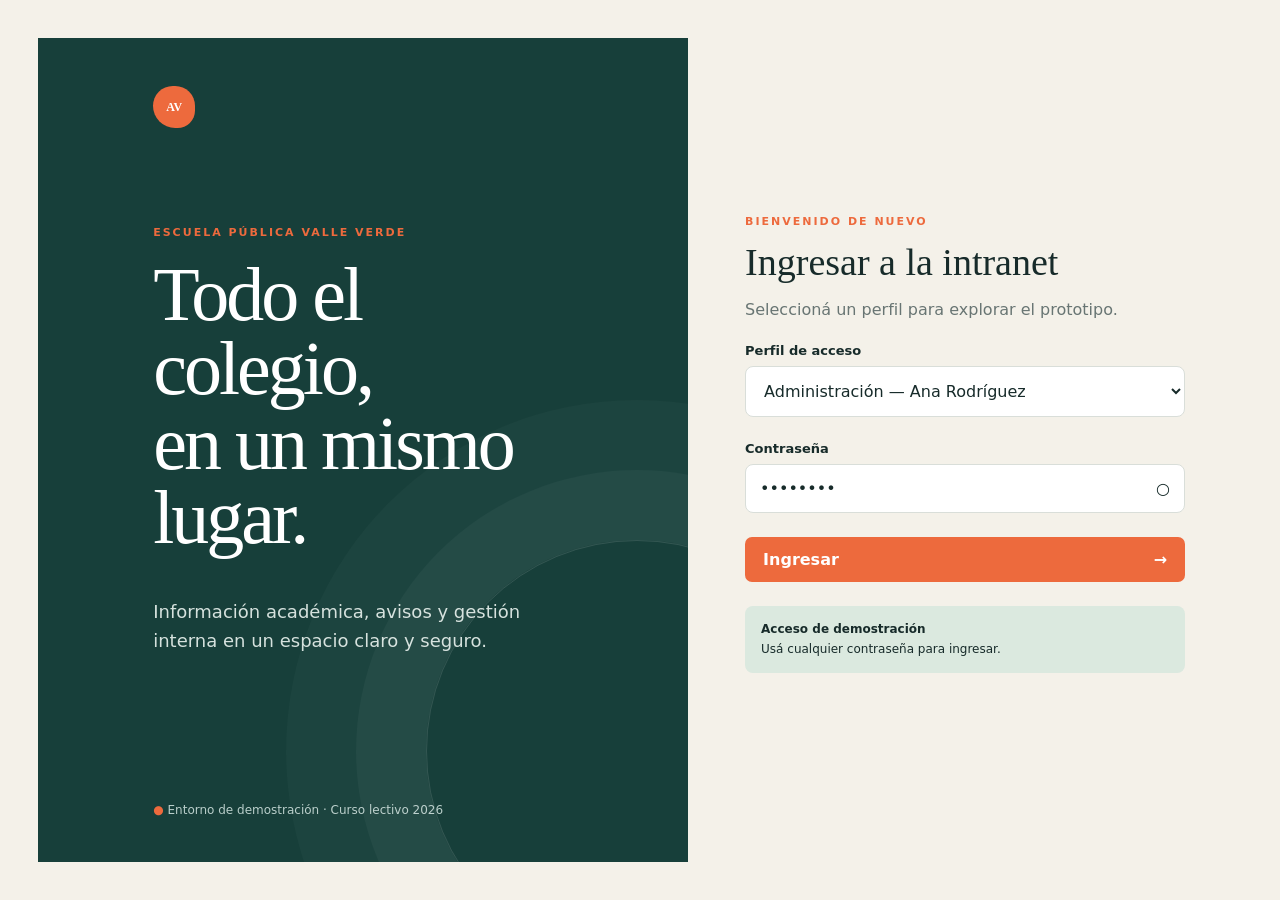
<file: index.html>
<!doctype html>
<html lang="es">
<head>
  <meta charset="utf-8">
  <meta name="viewport" content="width=device-width, initial-scale=1">
  <meta name="description" content="Acceso a la intranet de la Escuela Pública Valle Verde">
  <title>Ingresar | Aula Clara</title>
  <link rel="stylesheet" href="css/styles.css">
</head>
<body data-page="login">
  <a class="skip-link" href="#contenido">Saltar al contenido</a>

  <main id="contenido" class="login-shell" tabindex="-1">
    <section class="login-brand" aria-labelledby="login-title">
      <span class="brand-mark" aria-hidden="true">AV</span>
      <p class="eyebrow">Escuela Pública Valle Verde</p>
      <h1 id="login-title">Todo el colegio,<br>en un mismo lugar.</h1>
      <p>Información académica, avisos y gestión interna en un espacio claro y seguro.</p>
      <div class="school-note"><span>●</span> Entorno de demostración · Curso lectivo 2026</div>
    </section>
    <section class="login-card" aria-labelledby="form-title">
      <div class="mobile-logo"><span class="brand-mark">AV</span> Aula Clara</div>
      <p class="eyebrow">Bienvenido de nuevo</p>
      <h2 id="form-title">Ingresar a la intranet</h2>
      <p class="muted">Seleccioná un perfil para explorar el prototipo.</p>
      <form id="login-form">
        <label for="role-select">Perfil de acceso</label>
        <select id="role-select" name="role">
          <option value="admin">Administración — Ana Rodríguez</option>
          <option value="teacher">Docente — Luis Vargas</option>
          <option value="family">Estudiante / familia — Sofía Mora</option>
        </select>
        <label for="password">Contraseña</label>
        <div class="password-wrap">
          <input id="password" type="password" value="demo2026" autocomplete="current-password" required>
          <button type="button" id="toggle-password" class="icon-button" aria-label="Mostrar contraseña">○</button>
        </div>
        <button class="primary wide" type="submit">Ingresar <span aria-hidden="true">→</span></button>
      </form>
      <p class="demo-hint"><strong>Acceso de demostración</strong><br>Usá cualquier contraseña para ingresar.</p>
    </section>
  </main>

  <script src="js/app.js"></script>
</body>
</html>
</file>
<file: css/styles.css>
:root{--ink:#172b2a;--green:#173f3a;--mint:#dbe9df;--cream:#f4f1e9;--paper:#fff;--orange:#ed6a3d;--line:#d9ded9;--muted:#687573;--shadow:0 14px 40px rgba(23,43,42,.09);font-family:Inter,ui-sans-serif,system-ui,-apple-system,BlinkMacSystemFont,"Segoe UI",sans-serif;color:var(--ink);background:var(--cream);font-synthesis:none}*{box-sizing:border-box}body{margin:0;min-height:100vh}button,input,select,textarea{font:inherit}button{cursor:pointer}.skip-link{position:fixed;top:-60px;left:20px;z-index:99;background:#fff;color:#000;padding:12px}.skip-link:focus{top:10px}.login-shell{min-height:100vh;display:grid;grid-template-columns:1.08fr .92fr}.login-brand{background:var(--green);color:#fff;padding:9vh 9vw;display:flex;flex-direction:column;justify-content:center;position:relative;overflow:hidden}.login-brand:after{content:"";position:absolute;width:420px;height:420px;border:1px solid rgba(255,255,255,.12);border-radius:50%;right:-160px;bottom:-100px;box-shadow:0 0 0 70px rgba(255,255,255,.035),0 0 0 140px rgba(255,255,255,.025)}.brand-mark{display:grid;place-items:center;width:42px;height:42px;border-radius:50% 50% 44% 56%;background:var(--orange);color:#fff;font:bold 12px Georgia}.login-brand>.brand-mark{position:absolute;top:48px;left:9vw}.login-brand h1{font:500 clamp(42px,6vw,76px)/.98 Georgia,serif;letter-spacing:-3px;margin:18px 0 24px;max-width:650px}.login-brand>p:not(.eyebrow){font-size:18px;line-height:1.65;max-width:530px;color:#d5e1dd}.eyebrow{text-transform:uppercase;letter-spacing:2px;font-size:11px;font-weight:800;margin:0;color:var(--orange)}.school-note{position:absolute;bottom:45px;font-size:12px;color:#b9ceca}.school-note span{color:var(--orange)}.login-card{align-self:center;width:min(440px,80%);margin:auto}.login-card h2{font:500 38px Georgia,serif;margin:12px 0 8px}.muted,.page-title p{color:var(--muted)}label{display:block;font-size:13px;font-weight:700;margin:24px 0 8px}input,select,textarea{width:100%;border:1px solid var(--line);background:#fff;padding:14px;border-radius:8px;color:var(--ink)}input:focus,select:focus,textarea:focus,button:focus-visible{outline:3px solid #f5aa8d;outline-offset:2px}.password-wrap{position:relative}.password-wrap .icon-button{position:absolute;right:5px;top:5px}.icon-button{border:0;background:transparent;padding:10px;color:var(--ink)}.primary,.secondary{border:0;border-radius:7px;padding:13px 18px;font-weight:750}.primary{background:var(--orange);color:#fff}.primary:hover{background:#d9562d}.secondary{border:1px solid var(--line);background:#fff}.wide{width:100%;margin-top:24px;display:flex;justify-content:space-between}.demo-hint{font-size:12px;line-height:1.6;background:var(--mint);padding:14px 16px;border-radius:8px;margin-top:24px}.mobile-logo{display:none}.app-shell{min-height:100vh}.sidebar{position:fixed;inset:0 auto 0 0;width:245px;background:var(--green);color:#fff;padding:28px 18px;display:flex;flex-direction:column;z-index:10}.logo{display:flex;align-items:center;gap:12px;padding:0 10px 34px}.logo div{display:grid}.logo small{font-size:10px;color:#a9c1bd;text-transform:uppercase;letter-spacing:1px}.sidebar nav{display:grid;gap:6px}.nav-item{display:flex;align-items:center;gap:13px;border:0;background:transparent;color:#c5d4d1;padding:13px 14px;border-radius:7px;text-align:left}.nav-item span{font-size:18px;width:20px}.nav-item:hover,.nav-item.active{background:#2d5751;color:#fff}.nav-item .badge{margin-left:auto;background:var(--orange);font-size:10px;padding:3px 6px;border-radius:10px}.sidebar-foot{margin-top:auto;border-top:1px solid #315a54;padding:20px 10px;display:grid;gap:6px;color:#afc3c0;font-size:11px}.sidebar-foot strong{color:#fff}.workspace{margin-left:245px}.topbar{height:76px;background:#fff;border-bottom:1px solid var(--line);display:flex;align-items:center;padding:0 38px;justify-content:space-between;position:sticky;top:0;z-index:5}.crumb{font-size:13px;color:#8b9694}.crumb strong{color:var(--ink)}.top-actions,.user-chip{display:flex;align-items:center}.top-actions{gap:18px}.notification,.logout,.menu-button{border:0;background:transparent;font-size:20px;position:relative}.notification b{position:absolute;background:var(--orange);color:#fff;font-size:9px;border-radius:50%;padding:2px 5px;top:-3px;right:-5px}.user-chip{gap:9px;border-left:1px solid var(--line);padding-left:18px}.user-chip>span{width:36px;height:36px;border-radius:50%;display:grid;place-items:center;background:var(--mint);font-weight:800;font-size:12px}.user-chip div{display:grid;font-size:12px}.user-chip small{color:var(--muted)}.menu-button{display:none}main{padding:38px;max-width:1500px;margin:auto}.page{display:none}.page.active{display:block}.panel{background:var(--paper);border:1px solid #e2e4df;border-radius:12px;padding:24px;box-shadow:0 3px 14px rgba(23,43,42,.025)}.panel.dark{background:var(--green);color:#fff;border:0}.welcome{display:flex;justify-content:space-between;align-items:center;min-height:190px;padding:38px 42px;position:relative;overflow:hidden}.welcome:after{content:"";position:absolute;width:220px;height:220px;border:1px solid rgba(255,255,255,.08);border-radius:50%;right:55px}.welcome h1{font:500 40px Georgia,serif;margin:10px 0}.welcome p:last-child{color:#c9d8d5}.school-seal{position:relative;z-index:1;border:1px solid #6d8b86;width:110px;height:110px;border-radius:50%;display:grid;place-items:center;font-size:26px;text-align:center}.school-seal small{font-size:9px;position:absolute;bottom:18px;text-transform:uppercase;letter-spacing:1px}.stats{display:grid;grid-template-columns:repeat(4,1fr);gap:16px;margin:18px 0}.stat{background:#fff;border:1px solid #e2e4df;border-radius:10px;padding:20px}.stat span{font-size:11px;color:var(--muted);text-transform:uppercase;letter-spacing:1px}.stat strong{display:block;font:500 30px Georgia,serif;margin-top:8px}.stat small{color:#3f8176}.dashboard-grid{display:grid;grid-template-columns:1.2fr .8fr;gap:18px}.section-head,.page-title,.filters{display:flex;justify-content:space-between;align-items:center;gap:20px}.section-head h2{font:500 25px Georgia,serif;margin:7px 0}.text-button{border:0;background:transparent;color:var(--orange);font-weight:700;font-size:12px}.activity,.post-mini{display:flex;gap:16px;padding:16px 0;border-top:1px solid #edf0ec}.date-box{width:49px;flex:none;text-align:center;background:var(--mint);padding:8px;border-radius:7px;color:var(--green)}.date-box strong{display:block;font-size:18px}.date-box small{font-size:9px}.activity div:last-child,.post-mini div:last-child{display:grid;gap:5px}.activity small,.post-mini small{color:var(--muted)}.post-dot{width:9px;height:9px;background:var(--orange);border-radius:50%;margin-top:7px}.page-title{margin-bottom:26px}.page-title h1{font:500 38px Georgia,serif;margin:6px 0}.table-panel{padding:0;overflow:hidden}.filters{padding:18px 22px;border-bottom:1px solid var(--line)}.search{margin:0;position:relative;max-width:380px;flex:1}.search span{position:absolute;left:14px;top:13px}.search input{padding-left:38px}.filters select{width:210px}.table-wrap{overflow:auto}table{width:100%;border-collapse:collapse;text-align:left;min-width:650px}th{font-size:10px;text-transform:uppercase;letter-spacing:1px;color:var(--muted);background:#f7f8f5;padding:13px 22px}td{border-top:1px solid #edf0ec;padding:16px 22px;font-size:13px}.person{display:flex;align-items:center;gap:11px}.person-avatar{width:34px;height:34px;border-radius:50%;background:var(--mint);display:grid;place-items:center;font-weight:800;font-size:11px}.person div{display:grid}.person small{color:var(--muted)}.status{display:inline-block;padding:5px 9px;border-radius:12px;font-size:10px;font-weight:800}.success{background:#e3f2e8;color:#287044}.inactive{background:#eee;color:#777}.table-action{background:transparent;border:0;color:var(--orange);font-weight:700}.grade-input{width:62px;padding:8px;text-align:center}.subject-tabs{display:flex;gap:8px;margin-bottom:16px;overflow:auto}.subject-tabs button{border:1px solid var(--line);padding:10px 15px;border-radius:20px;background:#fff;white-space:nowrap}.subject-tabs button.active{background:var(--green);color:#fff}.posts-grid{display:grid;grid-template-columns:repeat(3,1fr);gap:18px}.post-card{background:#fff;border:1px solid var(--line);padding:24px;border-radius:10px;display:flex;flex-direction:column;min-height:225px}.post-card.important{border-top:4px solid var(--orange)}.post-card h2{font:500 23px Georgia,serif}.post-card p{color:var(--muted);line-height:1.55}.post-card footer{margin-top:auto;font-size:11px;color:var(--muted);display:flex;justify-content:space-between}dialog{border:0;border-radius:12px;padding:0;width:min(510px,calc(100% - 30px));box-shadow:var(--shadow)}dialog::backdrop{background:rgba(9,26,24,.65)}#modal-form{padding:26px}.modal-head,.modal-actions{display:flex;justify-content:space-between;align-items:center}.modal-head h2{font:500 28px Georgia,serif;margin:7px 0}.modal-actions{justify-content:flex-end;gap:10px;margin-top:25px}textarea{min-height:110px;resize:vertical}#toast{position:fixed;right:24px;bottom:24px;background:var(--green);color:#fff;padding:14px 20px;border-radius:8px;box-shadow:var(--shadow);transform:translateY(100px);opacity:0;transition:.25s;z-index:99}#toast.show{transform:none;opacity:1}
@media(max-width:980px){.stats{grid-template-columns:repeat(2,1fr)}.dashboard-grid{grid-template-columns:1fr}.posts-grid{grid-template-columns:repeat(2,1fr)}}
@media(max-width:760px){.login-shell{display:block;background:#fff}.login-brand{min-height:270px;padding:70px 28px 45px}.login-brand>.brand-mark,.school-note{display:none}.login-brand h1{font-size:42px}.login-card{width:auto;padding:35px 28px}.mobile-logo{display:none}.sidebar{transform:translateX(-100%);transition:.2s}.sidebar.open{transform:none}.workspace{margin:0}.topbar{padding:0 18px}.menu-button{display:block}.crumb{display:none}.user-chip div,.notification{display:none}main{padding:22px 16px}.welcome{padding:28px;min-height:210px}.welcome h1{font-size:32px}.school-seal{display:none}.page-title{align-items:flex-start;flex-direction:column}.posts-grid{grid-template-columns:1fr}.filters{align-items:stretch;flex-direction:column}.filters select{width:100%}}
@media(max-width:470px){.stats{grid-template-columns:1fr 1fr;gap:9px}.stat{padding:15px}.stat strong{font-size:24px}.login-brand>p:not(.eyebrow){font-size:15px}.login-brand h1{font-size:36px}.section-head{align-items:flex-start}.section-head .text-button{display:none}}
@media(prefers-reduced-motion:reduce){*{scroll-behavior:auto!important;transition:none!important}}
.nav-item,.text-button{text-decoration:none}
.status.pending{background:#fff0d8;color:#8a5412}
.nav-item{text-decoration:none;width:100%}.nav-item:focus-visible{outline:3px solid #f5aa8d;outline-offset:2px}.inline-control{width:auto}

/* ========================================
   BARRA DE FILTROS - COMUNICADOS
======================================== */

.filters-bar {
  display: flex;
  align-items: center;

  gap: 10px;

  width: 100%;

  margin-bottom: 20px;
}


.filters-bar input,
.filters-bar select {
  height: 42px;

  margin: 0;

  padding: 0 12px;

  box-sizing: border-box;

  font-family: inherit;
  font-size: 14px;

  line-height: normal;
}


.filters-bar #search-posts {
  flex: 1;

  min-width: 220px;
}


.filters-bar #filter-date {
  width: 165px;
  min-width: 165px;
}


.filters-bar #filter-important {
  width: 165px;
  min-width: 165px;

  padding-left: 12px;
  padding-right: 32px;
}


.filters-bar #filter-order {
  width: 185px;
  min-width: 185px;

  padding-left: 12px;
  padding-right: 32px;
}


.filters-bar #clear-filters,
.filters-bar #undo-delete {
  height: 42px;

  margin: 0;

  padding: 0 18px;

  white-space: nowrap;
}


.filters-bar select {
  min-height: 42px;
  height: 42px;

  padding-top: 0;
  padding-bottom: 0;

  line-height: normal;

  cursor: pointer;
}

/* ========================================
   BOTONES EDITAR / ELIMINAR
======================================== */

.post-actions {
  display: flex;

  gap: 8px;

  margin-top: 16px;

  padding-top: 12px;
}


.post-actions button {
  min-height: 36px;

  padding: 0 14px;

  font-size: 13px;
}


/* ========================================
   SIN RESULTADOS
======================================== */

.empty-state {
  grid-column: 1 / -1;

  width: 100%;

  padding: 30px;

  text-align: center;
}


.empty-state p {
  margin-bottom: 0;
}


/* ========================================
   MODAL CONFIRMACIÓN
======================================== */

.confirm-modal {
  width: min(430px, calc(100% - 32px));

  padding: 0;

  border: 1px solid rgba(0, 0, 0, 0.12);

  border-radius: 16px;

  background:
    var(--surface, #ffffff);

  color: inherit;

  box-shadow:
    0 25px 70px rgba(0, 0, 0, 0.30);

  overflow: hidden;
}


/* OSCURECE EL RESTO DE LA PÁGINA */

.confirm-modal::backdrop {
  background:
    rgba(0, 0, 0, 0.48);

  backdrop-filter:
    blur(2px);
}


/* PARTE SUPERIOR */

.confirm-content {
  display: flex;
  align-items: flex-start;

  gap: 16px;

  padding: 28px;
}


/* ICONO */

.confirm-icon {
  display: flex;
  align-items: center;
  justify-content: center;

  flex-shrink: 0;

  width: 46px;
  height: 46px;

  border: 2px solid currentColor;

  border-radius: 50%;

  font-size: 22px;
  font-weight: 700;

  opacity: 0.75;
}


/* TEXTO */

.confirm-text {
  flex: 1;
}


.confirm-text .eyebrow {
  margin-bottom: 6px;
}


.confirm-text h2 {
  margin: 0 0 10px;

  font-size: 22px;
}


.confirm-text p:last-child {
  margin: 0;

  line-height: 1.5;

  opacity: 0.75;
}


/* ZONA DE BOTONES */

.confirm-modal .modal-actions {
  display: flex;

  justify-content: flex-end;

  gap: 10px;

  padding: 18px 28px;

  border-top:
    1px solid rgba(0, 0, 0, 0.10);

  background:
    rgba(0, 0, 0, 0.025);
}


.confirm-modal .modal-actions button {
  min-width: 105px;
}


/* ========================================
   ANIMACIÓN DEL MODAL
======================================== */

.confirm-modal[open] {
  animation:
    abrirConfirmacion 0.18s ease-out;
}


@keyframes abrirConfirmacion {

  from {
    opacity: 0;

    transform:
      scale(0.94)
      translateY(8px);
  }


  to {
    opacity: 1;

    transform:
      scale(1)
      translateY(0);
  }

}


/* ========================================
   RESPONSIVE
======================================== */

@media (max-width: 950px) {

  .filters-bar {
    flex-wrap: wrap;
  }


  .filters-bar #search-posts {
    flex: 1 1 100%;

    width: 100%;
  }


  .filters-bar #filter-date,
  .filters-bar #filter-important,
  .filters-bar #filter-order {
    flex: 1;

    width: auto;

    min-width: 150px;
  }


  .filters-bar #clear-filters,
.filters-bar #undo-delete {
    flex-shrink: 0;
  }

}


@media (max-width: 600px) {

  .filters-bar {
    flex-direction: column;

    align-items: stretch;
  }


  .filters-bar #search-posts,
  .filters-bar #filter-date,
  .filters-bar #filter-important,
  .filters-bar #filter-order,
  .filters-bar #clear-filters,
.filters-bar #undo-delete {
    width: 100%;

    min-width: 100%;
  }


  .post-actions {
    flex-wrap: wrap;
  }


  .confirm-modal {
    width:
      calc(100% - 30px);
  }


  .confirm-content {
    padding: 22px;
  }


  .confirm-modal .modal-actions {
    padding: 16px 22px;
  }


  .confirm-modal .modal-actions button {
    flex: 1;
  }

}
</file>
